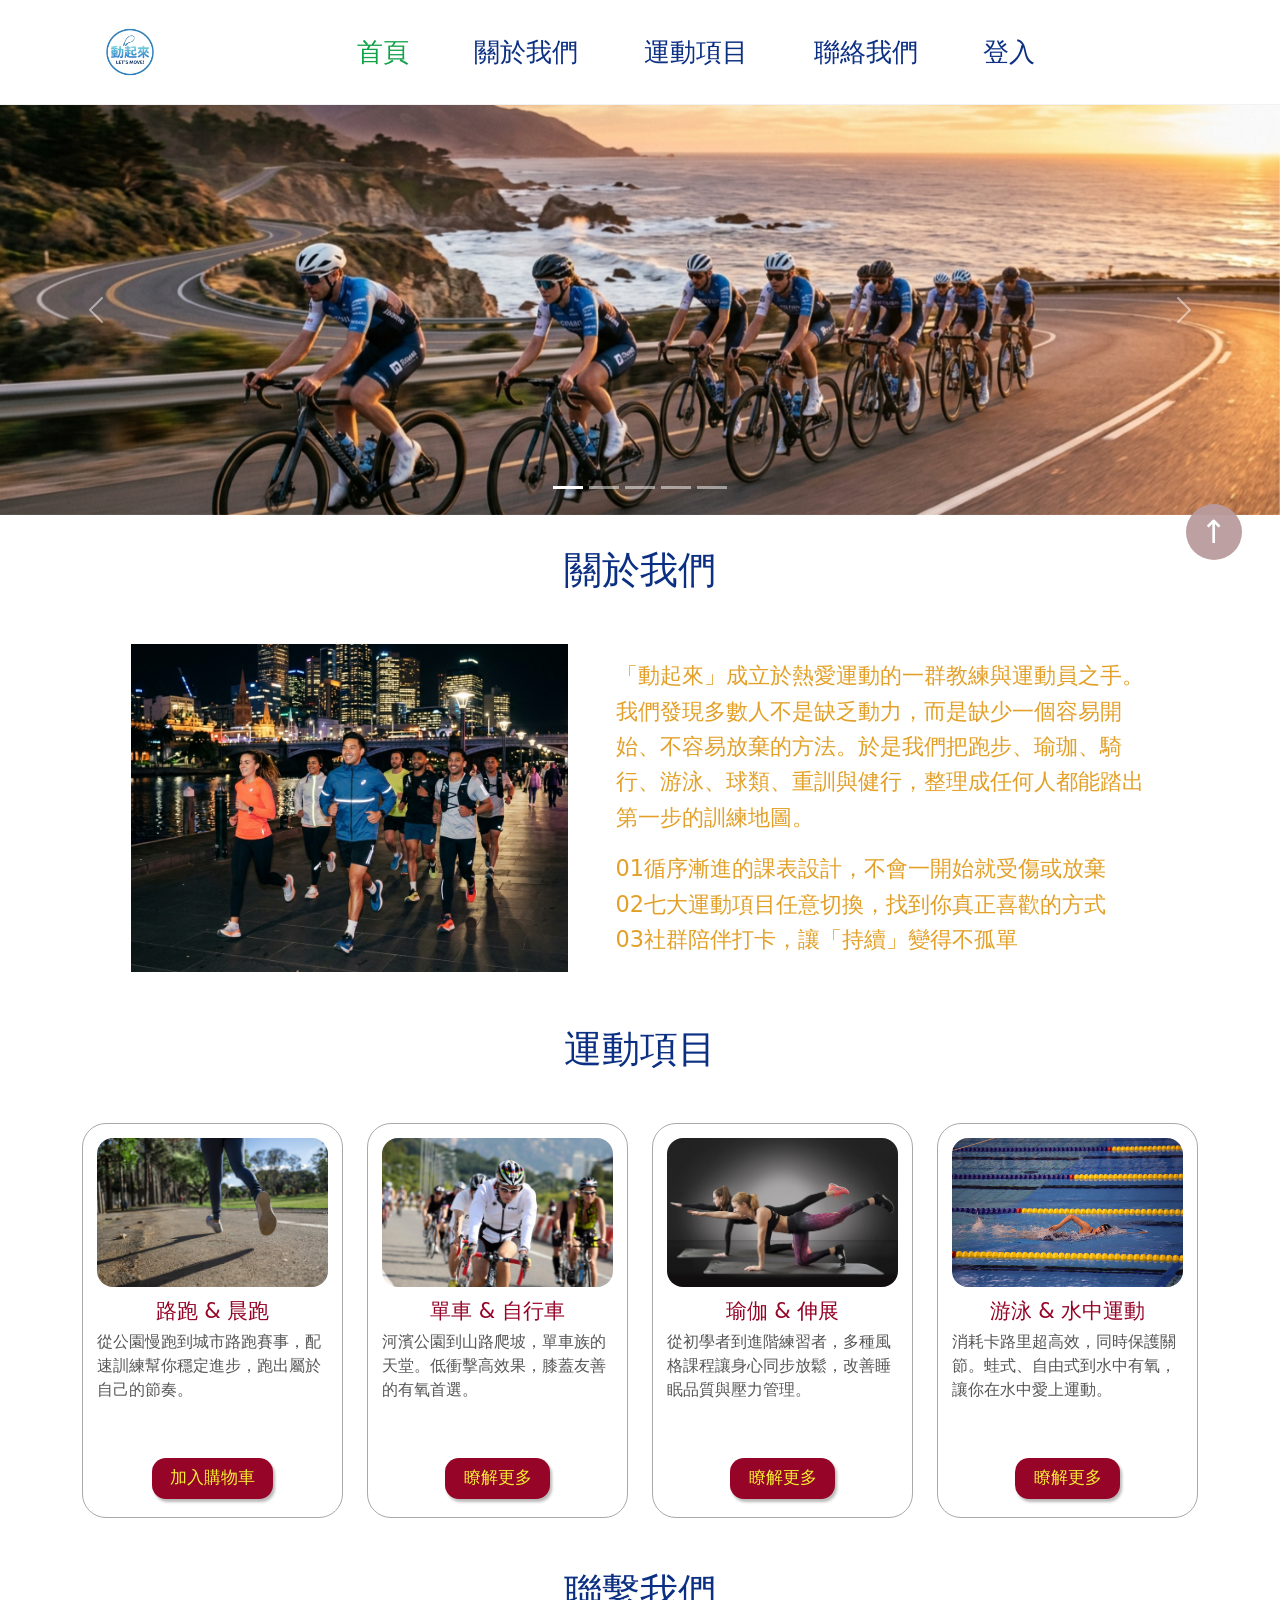
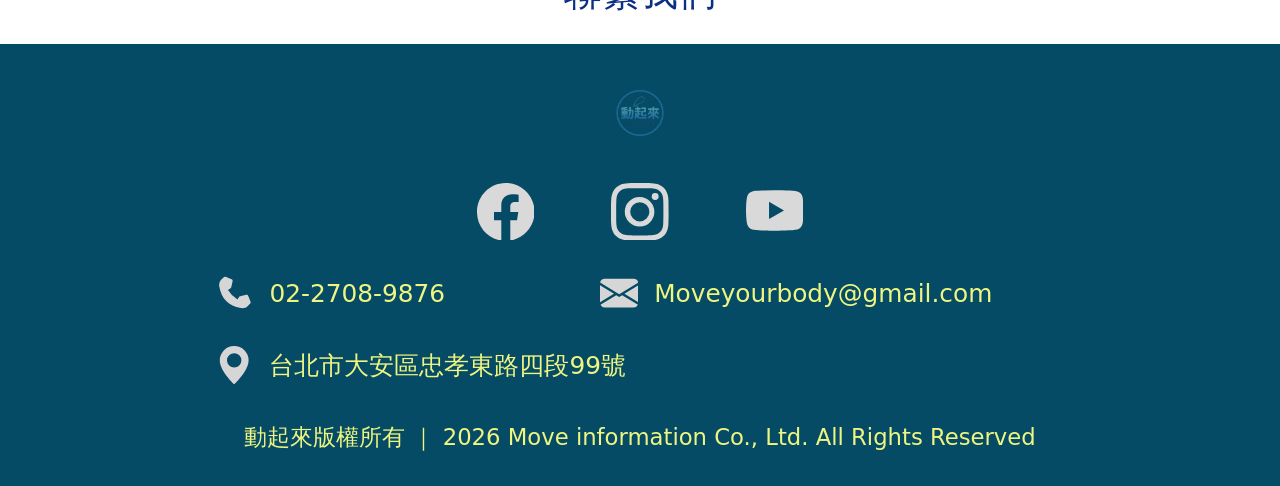
<file: index.html>
<!doctype html>
<html lang="zh-Hant">
<head>
  <meta charset="utf-8">
  <meta name="viewport" content="width=device-width, initial-scale=1">
  <title>動起來 Move Information</title>
  <link href="css/bootstrap.min.css" rel="stylesheet">
  <link href="css/icons.css" rel="stylesheet">
  <link href="css/style.css" rel="stylesheet">
  <!-- 以下為Google Analytics 4 全域頁面瀏覽追蹤 -->
  <script async src="https://www.googletagmanager.com/gtag/js?id=G-KNTMFT83TT"></script>
  <script>
    window.dataLayer = window.dataLayer || [];
    function gtag(){dataLayer.push(arguments);}
    gtag('js', new Date());
    gtag('config', 'G-KNTMFT83TT');
  </script>
  <!-- 以下為Google tag (gtag.js) Google Ads全域頁面瀏覽追蹤-->
  <script async src="https://www.googletagmanager.com/gtag/js?id=AW-18338785507"></script>
  <script>
    window.dataLayer = window.dataLayer || [];
    function gtag(){dataLayer.push(arguments);}
    gtag('js', new Date());

    gtag('config', 'AW-18338785507');
  </script>
</head>
<body id="top">
  <header class="site-header sticky-top">
    <nav class="navbar navbar-expand-lg py-1">
      <div class="container-xl">
        <a class="navbar-brand p-0" href="#top" aria-label="動起來首頁">
          <img class="brand-logo-img" src="images/LOGO去背.png" alt="動起來 LET'S MOVE!">
        </a>
        <button class="navbar-toggler" type="button" data-bs-toggle="collapse" data-bs-target="#mainNav" aria-controls="mainNav" aria-expanded="false" aria-label="開啟選單">
          <span class="navbar-toggler-icon"></span>
        </button>
        <div class="collapse navbar-collapse justify-content-center" id="mainNav">
          <ul class="navbar-nav align-items-lg-center">
            <li class="nav-item"><a class="nav-link active" aria-current="page" href="#top">首頁</a></li>
            <li class="nav-item"><a class="nav-link" href="#about">關於我們</a></li>
            <li class="nav-item"><a class="nav-link" href="#programs">運動項目</a></li>
            <li class="nav-item"><a class="nav-link" href="#contact">聯絡我們</a></li>
            <li class="nav-item"><a class="nav-link" href="#login">登入</a></li>
          </ul>
        </div>
      </div>
    </nav>
  </header>

  <main>
    <section id="heroCarousel" class="carousel slide hero-carousel" data-bs-ride="carousel" aria-label="運動輪播圖">
      <div class="carousel-indicators">
        <button type="button" data-bs-target="#heroCarousel" data-bs-slide-to="0" class="active" aria-current="true" aria-label="第 1 張"></button>
        <button type="button" data-bs-target="#heroCarousel" data-bs-slide-to="1" aria-label="第 2 張"></button>
        <button type="button" data-bs-target="#heroCarousel" data-bs-slide-to="2" aria-label="第 3 張"></button>
        <button type="button" data-bs-target="#heroCarousel" data-bs-slide-to="3" aria-label="第 4 張"></button>
        <button type="button" data-bs-target="#heroCarousel" data-bs-slide-to="4" aria-label="第 5 張"></button>
      </div>
      <div class="carousel-inner">
        <div class="carousel-item active">
          <img src="images/img-3.png" alt="自行車隊沿著海岸公路騎乘">
        </div>
        <div class="carousel-item">
          <img src="images/img-2.png" alt="城市夜跑團隊一起慢跑">
        </div>
        <div class="carousel-item">
          <img src="images/img-4.png" alt="戶外瑜珈團體課程">
        </div>
        <div class="carousel-item">
          <img src="images/img-5.jpg" alt="泳者在泳池中蝶式前進">
        </div>
        <div class="carousel-item">
          <img src="images/img-10.png" alt="健身房重訓與體能訓練">
        </div>
      </div>
      <button class="carousel-control-prev" type="button" data-bs-target="#heroCarousel" data-bs-slide="prev" aria-label="上一張">
        <span class="carousel-control-prev-icon" aria-hidden="true"></span>
      </button>
      <button class="carousel-control-next" type="button" data-bs-target="#heroCarousel" data-bs-slide="next" aria-label="下一張">
        <span class="carousel-control-next-icon" aria-hidden="true"></span>
      </button>
    </section>

    <section class="about-section" id="about">
      <div class="container-xl">
        <h2 class="section-title">關於我們</h2>
        <div class="row justify-content-center align-items-center g-4 g-lg-5">
          <div class="col-lg-5 col-md-6">
            <img class="about-image" src="images/img-2.png" alt="城市夜景旁一起慢跑的人們">
          </div>
          <div class="col-lg-6 col-md-6">
            <div class="about-copy">
              <p>「動起來」成立於熱愛運動的一群教練與運動員之手。我們發現多數人不是缺乏動力，而是缺少一個容易開始、不容易放棄的方法。於是我們把跑步、瑜珈、騎行、游泳、球類、重訓與健行，整理成任何人都能踏出第一步的訓練地圖。</p>
              <p class="mb-0">01循序漸進的課表設計，不會一開始就受傷或放棄<br>02七大運動項目任意切換，找到你真正喜歡的方式<br>03社群陪伴打卡，讓「持續」變得不孤單</p>
            </div>
          </div>
        </div>
      </div>
    </section>

    <section class="program-section" id="programs">
      <div class="container-xl">
        <h2 class="section-title">運動項目</h2>
        <div class="row row-cols-1 row-cols-sm-2 row-cols-lg-4 g-4 justify-content-center">
          <div class="col">
            <article class="program-card card">
              <img src="images/img-1.jpg" alt="跑者在公園道路上跑步">
              <div class="card-body p-0 d-flex flex-column">
                <h3 class="card-title">路跑 &amp; 晨跑</h3>
                <p class="card-text">從公園慢跑到城市路跑賽事，配速訓練幫你穩定進步，跑出屬於自己的節奏。</p>
                <div class="mt-auto text-center"><a id="addToCartBtn" class="btn more-btn" href="#contact">加入購物車</a></div>
              </div>
            </article>
          </div>
          <div class="col">
            <article class="program-card card">
              <img src="images/img7.jpg" alt="自行車選手在戶外道路騎乘">
              <div class="card-body p-0 d-flex flex-column">
                <h3 class="card-title">單車 &amp; 自行車</h3>
                <p class="card-text">河濱公園到山路爬坡，單車族的天堂。低衝擊高效果，膝蓋友善的有氧首選。</p>
                <div class="mt-auto text-center"><a class="btn more-btn" href="#contact">瞭解更多</a></div>
              </div>
            </article>
          </div>
          <div class="col">
            <article class="program-card card">
              <img src="images/img8.jpg" alt="兩人在墊上進行瑜珈伸展訓練">
              <div class="card-body p-0 d-flex flex-column">
                <h3 class="card-title">瑜伽 &amp; 伸展</h3>
                <p class="card-text">從初學者到進階練習者，多種風格課程讓身心同步放鬆，改善睡眠品質與壓力管理。</p>
                <div class="mt-auto text-center"><a class="btn more-btn" href="#contact">瞭解更多</a></div>
              </div>
            </article>
          </div>
          <div class="col">
            <article class="program-card card">
              <img src="images/img9.jpg" alt="泳池中的游泳選手">
              <div class="card-body p-0 d-flex flex-column">
                <h3 class="card-title">游泳 &amp; 水中運動</h3>
                <p class="card-text">消耗卡路里超高效，同時保護關節。蛙式、自由式到水中有氧，讓你在水中愛上運動。</p>
                <div class="mt-auto text-center"><a class="btn more-btn" href="#contact">瞭解更多</a></div>
              </div>
            </article>
          </div>
        </div>
      </div>
    </section>

    <section id="contact" aria-labelledby="contactTitle">
      <h2 class="contact-title" id="contactTitle">聯繫我們</h2>
      <footer class="site-footer">
        <div class="container-xl">
          <img class="footer-logo" src="images/LOGO去背.png" alt="動起來 LET'S MOVE!">

          <div class="socials" aria-label="社群連結">
            <a href="https://www.facebook.com/pcplay/?locale=zh_TW" target="_blank" rel="noopener" aria-label="Facebook">
              <svg class="social-icon" viewBox="0 0 16 16" aria-hidden="true"><path d="M16 8.049c0-4.446-3.582-8.05-8-8.05C3.58 0-.002 3.603-.002 8.05c0 4.017 2.926 7.347 6.75 7.951v-5.625h-2.03V8.05H6.75V6.275c0-2.017 1.195-3.131 3.022-3.131.876 0 1.791.157 1.791.157v1.98h-1.009c-.993 0-1.303.621-1.303 1.258v1.51h2.218l-.354 2.326H9.25V16c3.824-.604 6.75-3.934 6.75-7.951z"/></svg>
            </a>
            <a href="https://www.instagram.com/gjunpc/" target="_blank" rel="noopener" aria-label="Instagram">
              <svg class="social-icon" viewBox="0 0 16 16" aria-hidden="true"><path d="M8 0C5.829 0 5.556.01 4.703.048 3.85.088 3.269.222 2.76.42a3.917 3.917 0 0 0-1.417.923A3.927 3.927 0 0 0 .42 2.76C.222 3.268.087 3.85.048 4.7.01 5.555 0 5.827 0 8.001c0 2.172.01 2.444.048 3.297.04.852.174 1.433.372 1.942.205.526.478.972.923 1.417.444.445.89.719 1.416.923.51.198 1.09.333 1.942.372C5.555 15.99 5.827 16 8 16s2.444-.01 3.298-.048c.851-.04 1.434-.174 1.943-.372a3.916 3.916 0 0 0 1.416-.923c.445-.445.718-.891.923-1.417.197-.509.332-1.09.372-1.942C15.99 10.445 16 10.173 16 8s-.01-2.445-.048-3.299c-.04-.851-.175-1.433-.372-1.941a3.926 3.926 0 0 0-.923-1.417A3.911 3.911 0 0 0 13.24.42c-.51-.198-1.092-.333-1.943-.372C10.443.01 10.172 0 7.998 0h.003zm-.717 1.442h.718c2.136 0 2.389.007 3.232.046.78.035 1.204.166 1.486.275.373.145.64.319.92.599.28.28.453.546.598.92.11.281.24.705.275 1.485.039.843.047 1.096.047 3.231s-.008 2.389-.047 3.232c-.035.78-.166 1.203-.275 1.485a2.47 2.47 0 0 1-.599.919c-.28.28-.546.453-.92.598-.28.11-.704.24-1.485.276-.843.038-1.096.047-3.232.047s-2.39-.009-3.233-.047c-.78-.036-1.203-.166-1.485-.276a2.478 2.478 0 0 1-.92-.598 2.48 2.48 0 0 1-.6-.92c-.109-.281-.24-.705-.275-1.485-.038-.843-.046-1.096-.046-3.233 0-2.136.008-2.388.046-3.231.036-.78.166-1.204.276-1.486.145-.373.319-.64.599-.92.28-.28.546-.453.92-.598.282-.11.705-.24 1.485-.276.738-.034 1.024-.044 2.515-.045v.002zm4.988 1.328a.96.96 0 1 0 0 1.92.96.96 0 0 0 0-1.92zm-4.27 1.122a4.109 4.109 0 1 0 0 8.217 4.109 4.109 0 0 0 0-8.217zm0 1.441a2.667 2.667 0 1 1 0 5.334 2.667 2.667 0 0 1 0-5.334z"/></svg>
            </a>
            <a href="https://www.youtube.com/user/GjunChannel" target="_blank" rel="noopener" aria-label="YouTube">
              <svg class="social-icon" viewBox="0 0 16 16" aria-hidden="true"><path d="M8.051 1.999h.089c.822.003 4.987.033 6.11.335a2.01 2.01 0 0 1 1.415 1.42c.101.38.172.883.22 1.402l.01.104.022.26.008.104c.065.914.073 1.77.074 1.957v.075c-.001.194-.01 1.108-.082 2.06l-.008.105-.009.104c-.05.572-.124 1.14-.235 1.558a2.007 2.007 0 0 1-1.415 1.42c-1.16.312-5.569.334-6.18.335h-.142c-.309 0-1.587-.006-2.927-.052l-.17-.006-.087-.004-.171-.007-.171-.007c-1.11-.049-2.167-.128-2.654-.26a2.007 2.007 0 0 1-1.415-1.419c-.111-.417-.185-.986-.235-1.558L.09 9.82l-.008-.104A31.4 31.4 0 0 1 0 7.68v-.123c.002-.215.01-.958.064-1.778l.007-.103.003-.052.008-.104.022-.26.01-.104c.048-.519.119-1.023.22-1.402a2.007 2.007 0 0 1 1.415-1.42c.487-.13 1.544-.21 2.654-.26l.17-.007.172-.006.086-.003.171-.007A99.788 99.788 0 0 1 7.858 2h.193zM6.4 5.209v4.818l4.157-2.408L6.4 5.209z"/></svg>
            </a>
          </div>

          <div class="info-row">
            <div class="info-item">
              <svg class="info-icon" aria-hidden="true" viewBox="0 0 16 16">
                <path d="M3.654 1.328a.678.678 0 0 1 .736-.157l2.522 1.008c.329.132.51.482.431.827l-.572 2.503a.678.678 0 0 1-.282.415l-1.082.721a11.72 11.72 0 0 0 3.948 3.948l.721-1.082a.678.678 0 0 1 .415-.282l2.503-.572a.678.678 0 0 1 .827.431l1.008 2.522a.678.678 0 0 1-.157.736l-1.101 1.101c-.728.728-1.818.947-2.828.77C5.612 13.32 2.68 10.388 1.782 5.261c-.177-1.01.042-2.1.77-2.828l1.102-1.105z"/>
              </svg>
              <span>02-2708-9876</span>
            </div>
            <div class="info-item">
              <svg class="info-icon" aria-hidden="true" viewBox="0 0 16 16">
                <path d="M.05 3.555A2 2 0 0 1 2 2h12a2 2 0 0 1 1.95 1.555L8 8.414.05 3.555z"/>
                <path d="M0 4.697v7.104l5.803-3.558L0 4.697zM6.761 8.83l-6.57 4.027A2 2 0 0 0 2 14h12a2 2 0 0 0 1.808-1.143L9.238 8.83 8 9.586 6.761 8.83zM10.197 8.243 16 11.801V4.697l-5.803 3.546z"/>
              </svg>
              <span>Moveyourbody@gmail.com</span>
            </div>
          </div>

          <div class="address-row info-item">
            <svg class="info-icon" aria-hidden="true" viewBox="0 0 16 16">
              <path d="M8 16s6-5.686 6-10A6 6 0 0 0 2 6c0 4.314 6 10 6 10zm0-7a3 3 0 1 1 0-6 3 3 0 0 1 0 6z"/>
            </svg>
            <span>台北市大安區忠孝東路四段99號</span>
          </div>

          <div class="copyright">動起來版權所有 ｜ 2026 Move information Co., Ltd. All Rights Reserved</div>
        </div>
      </footer>
    </section>
  </main>

  <a class="back-top" href="#top" aria-label="回到頂部">↑</a>

  <script src="js/bootstrap.bundle.min.js"></script>
  <script src="js/main.js"></script>
</body>
</html>
</file>
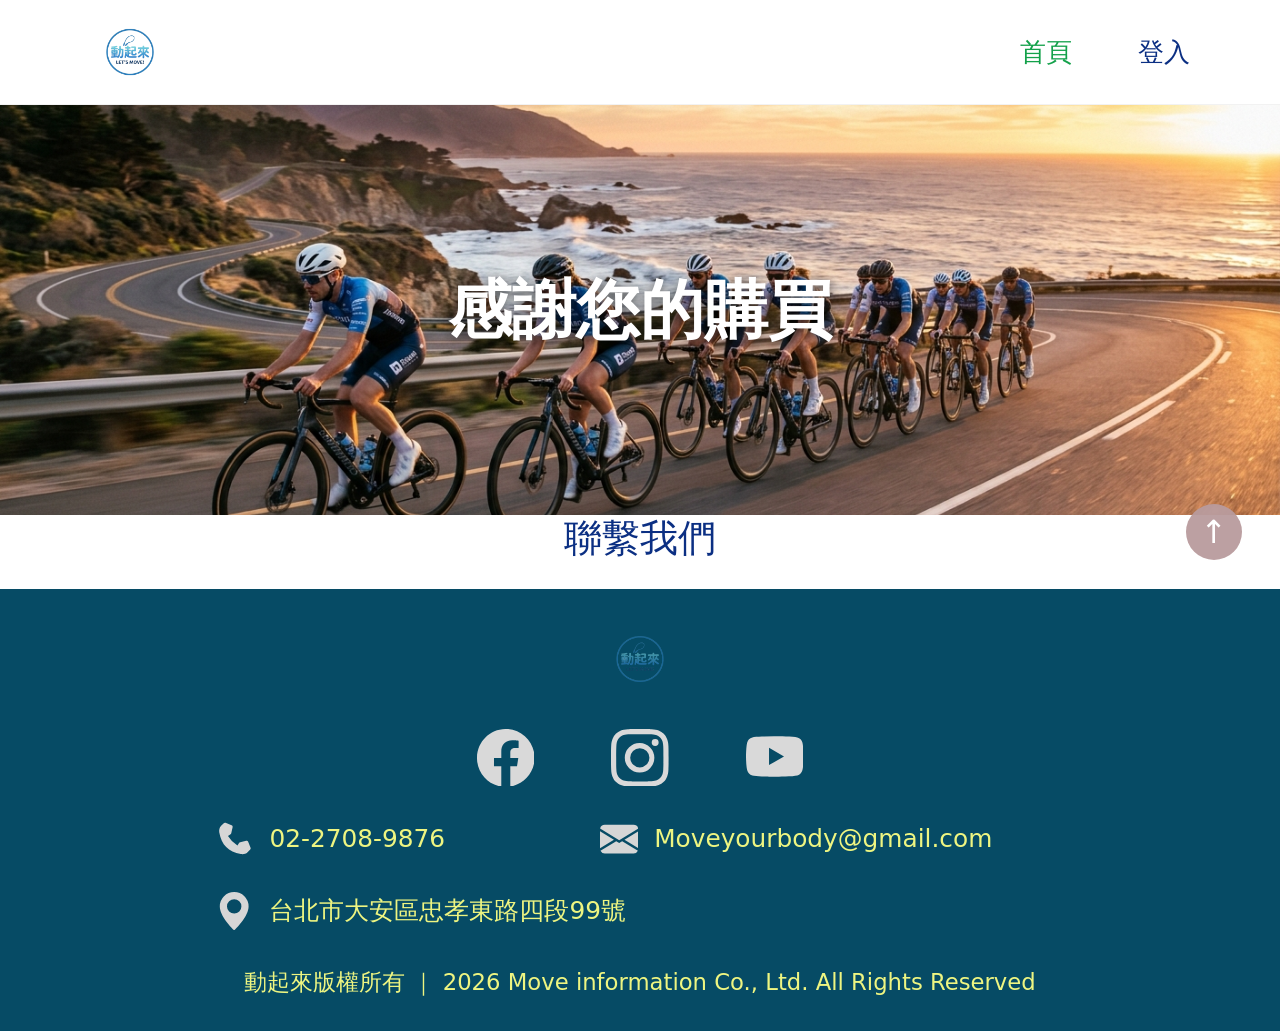
<file: goal.html>
<!doctype html>
<html lang="zh-Hant">
<head>
  <meta charset="utf-8">
  <meta name="viewport" content="width=device-width, initial-scale=1">
  <title>動起來 Move Information</title>
  <link href="css/bootstrap.min.css" rel="stylesheet">
  <link href="css/icons.css" rel="stylesheet">
  <link href="css/style.css" rel="stylesheet">
  <!-- Google Analytics 4 全域頁面瀏覽追蹤 -->
  <script async src="https://www.googletagmanager.com/gtag/js?id=G-KNTMFT83TT"></script>
  <script>
    window.dataLayer = window.dataLayer || [];
    function gtag(){dataLayer.push(arguments);}
    gtag('js', new Date());
    gtag('config', 'G-KNTMFT83TT');
  </script>
  <!-- 以下為Google tag (gtag.js) Google Ads全域頁面瀏覽追蹤-->
  <script async src="https://www.googletagmanager.com/gtag/js?id=AW-18338785507"></script>
  <script>
    window.dataLayer = window.dataLayer || [];
    function gtag(){dataLayer.push(arguments);}
    gtag('js', new Date());

    gtag('config', 'AW-18338785507');
  </script>
</head>
<body id="top">
  <header class="site-header sticky-top">
    <nav class="navbar navbar-expand-lg py-1">
      <div class="container-xl">
        <a class="navbar-brand p-0" href="index.html" aria-label="動起來首頁">
          <img class="brand-logo-img" src="images/LOGO去背.png" alt="動起來 LET'S MOVE!">
        </a>
        <button class="navbar-toggler" type="button" data-bs-toggle="collapse" data-bs-target="#mainNav" aria-controls="mainNav" aria-expanded="false" aria-label="開啟選單">
          <span class="navbar-toggler-icon"></span>
        </button>
        <div class="collapse navbar-collapse justify-content-end" id="mainNav">
          <ul class="navbar-nav align-items-lg-center">
            <li class="nav-item"><a class="nav-link active" aria-current="page" href="index.html">首頁</a></li>
            <li class="nav-item"><a class="nav-link" href="#login">登入</a></li>
          </ul>
        </div>
      </div>
    </nav>
  </header>

  <main>
    <section id="heroCarousel" class="carousel slide hero-carousel" data-bs-ride="carousel" aria-label="運動輪播圖">
      <div class="carousel-inner">
        <div class="carousel-item active">
          <img src="images/img-3.png" alt="自行車隊沿著海岸公路騎乘">
          <div class="carousel-caption thank-you-caption">
            <h3>感謝您的購買</h3>
          </div>
        </div>
      </div>
    </section>

    <section id="contact" aria-labelledby="contactTitle">
      <h2 class="contact-title" id="contactTitle">聯繫我們</h2>
      <footer class="site-footer">
        <div class="container-xl">
          <img class="footer-logo" src="images/LOGO去背.png" alt="動起來 LET'S MOVE!">

          <div class="socials" aria-label="社群連結">
            <a href="https://www.facebook.com/pcplay/?locale=zh_TW" target="_blank" rel="noopener" aria-label="Facebook">
              <svg class="social-icon" viewBox="0 0 16 16" aria-hidden="true"><path d="M16 8.049c0-4.446-3.582-8.05-8-8.05C3.58 0-.002 3.603-.002 8.05c0 4.017 2.926 7.347 6.75 7.951v-5.625h-2.03V8.05H6.75V6.275c0-2.017 1.195-3.131 3.022-3.131.876 0 1.791.157 1.791.157v1.98h-1.009c-.993 0-1.303.621-1.303 1.258v1.51h2.218l-.354 2.326H9.25V16c3.824-.604 6.75-3.934 6.75-7.951z"/></svg>
            </a>
            <a href="https://www.instagram.com/gjunpc/" target="_blank" rel="noopener" aria-label="Instagram">
              <svg class="social-icon" viewBox="0 0 16 16" aria-hidden="true"><path d="M8 0C5.829 0 5.556.01 4.703.048 3.85.088 3.269.222 2.76.42a3.917 3.917 0 0 0-1.417.923A3.927 3.927 0 0 0 .42 2.76C.222 3.268.087 3.85.048 4.7.01 5.555 0 5.827 0 8.001c0 2.172.01 2.444.048 3.297.04.852.174 1.433.372 1.942.205.526.478.972.923 1.417.444.445.89.719 1.416.923.51.198 1.09.333 1.942.372C5.555 15.99 5.827 16 8 16s2.444-.01 3.298-.048c.851-.04 1.434-.174 1.943-.372a3.916 3.916 0 0 0 1.416-.923c.445-.445.718-.891.923-1.417.197-.509.332-1.09.372-1.942C15.99 10.445 16 10.173 16 8s-.01-2.445-.048-3.299c-.04-.851-.175-1.433-.372-1.941a3.926 3.926 0 0 0-.923-1.417A3.911 3.911 0 0 0 13.24.42c-.51-.198-1.092-.333-1.943-.372C10.443.01 10.172 0 7.998 0h.003zm-.717 1.442h.718c2.136 0 2.389.007 3.232.046.78.035 1.204.166 1.486.275.373.145.64.319.92.599.28.28.453.546.598.92.11.281.24.705.275 1.485.039.843.047 1.096.047 3.231s-.008 2.389-.047 3.232c-.035.78-.166 1.203-.275 1.485a2.47 2.47 0 0 1-.599.919c-.28.28-.546.453-.92.598-.28.11-.704.24-1.485.276-.843.038-1.096.047-3.232.047s-2.39-.009-3.233-.047c-.78-.036-1.203-.166-1.485-.276a2.478 2.478 0 0 1-.92-.598 2.48 2.48 0 0 1-.6-.92c-.109-.281-.24-.705-.275-1.485-.038-.843-.046-1.096-.046-3.233 0-2.136.008-2.388.046-3.231.036-.78.166-1.204.276-1.486.145-.373.319-.64.599-.92.28-.28.546-.453.92-.598.282-.11.705-.24 1.485-.276.738-.034 1.024-.044 2.515-.045v.002zm4.988 1.328a.96.96 0 1 0 0 1.92.96.96 0 0 0 0-1.92zm-4.27 1.122a4.109 4.109 0 1 0 0 8.217 4.109 4.109 0 0 0 0-8.217zm0 1.441a2.667 2.667 0 1 1 0 5.334 2.667 2.667 0 0 1 0-5.334z"/></svg>
            </a>
            <a href="https://www.youtube.com/user/GjunChannel" target="_blank" rel="noopener" aria-label="YouTube">
              <svg class="social-icon" viewBox="0 0 16 16" aria-hidden="true"><path d="M8.051 1.999h.089c.822.003 4.987.033 6.11.335a2.01 2.01 0 0 1 1.415 1.42c.101.38.172.883.22 1.402l.01.104.022.26.008.104c.065.914.073 1.77.074 1.957v.075c-.001.194-.01 1.108-.082 2.06l-.008.105-.009.104c-.05.572-.124 1.14-.235 1.558a2.007 2.007 0 0 1-1.415 1.42c-1.16.312-5.569.334-6.18.335h-.142c-.309 0-1.587-.006-2.927-.052l-.17-.006-.087-.004-.171-.007-.171-.007c-1.11-.049-2.167-.128-2.654-.26a2.007 2.007 0 0 1-1.415-1.419c-.111-.417-.185-.986-.235-1.558L.09 9.82l-.008-.104A31.4 31.4 0 0 1 0 7.68v-.123c.002-.215.01-.958.064-1.778l.007-.103.003-.052.008-.104.022-.26.01-.104c.048-.519.119-1.023.22-1.402a2.007 2.007 0 0 1 1.415-1.42c.487-.13 1.544-.21 2.654-.26l.17-.007.172-.006.086-.003.171-.007A99.788 99.788 0 0 1 7.858 2h.193zM6.4 5.209v4.818l4.157-2.408L6.4 5.209z"/></svg>
            </a>
          </div>

          <div class="info-row">
            <div class="info-item">
              <svg class="info-icon" aria-hidden="true" viewBox="0 0 16 16">
                <path d="M3.654 1.328a.678.678 0 0 1 .736-.157l2.522 1.008c.329.132.51.482.431.827l-.572 2.503a.678.678 0 0 1-.282.415l-1.082.721a11.72 11.72 0 0 0 3.948 3.948l.721-1.082a.678.678 0 0 1 .415-.282l2.503-.572a.678.678 0 0 1 .827.431l1.008 2.522a.678.678 0 0 1-.157.736l-1.101 1.101c-.728.728-1.818.947-2.828.77C5.612 13.32 2.68 10.388 1.782 5.261c-.177-1.01.042-2.1.77-2.828l1.102-1.105z"/>
              </svg>
              <span>02-2708-9876</span>
            </div>
            <div class="info-item">
              <svg class="info-icon" aria-hidden="true" viewBox="0 0 16 16">
                <path d="M.05 3.555A2 2 0 0 1 2 2h12a2 2 0 0 1 1.95 1.555L8 8.414.05 3.555z"/>
                <path d="M0 4.697v7.104l5.803-3.558L0 4.697zM6.761 8.83l-6.57 4.027A2 2 0 0 0 2 14h12a2 2 0 0 0 1.808-1.143L9.238 8.83 8 9.586 6.761 8.83zM10.197 8.243 16 11.801V4.697l-5.803 3.546z"/>
              </svg>
              <span>Moveyourbody@gmail.com</span>
            </div>
          </div>

          <div class="address-row info-item">
            <svg class="info-icon" aria-hidden="true" viewBox="0 0 16 16">
              <path d="M8 16s6-5.686 6-10A6 6 0 0 0 2 6c0 4.314 6 10 6 10zm0-7a3 3 0 1 1 0-6 3 3 0 0 1 0 6z"/>
            </svg>
            <span>台北市大安區忠孝東路四段99號</span>
          </div>

          <div class="copyright">動起來版權所有 ｜ 2026 Move information Co., Ltd. All Rights Reserved</div>
        </div>
      </footer>
    </section>
  </main>

  <a class="back-top" href="#top" aria-label="回到頂部">↑</a>

  <script src="js/bootstrap.bundle.min.js"></script>
  <script src="js/main.js"></script>
</body>
</html>
</file>
<file: css/icons.css>
/* ==========================================
   icons.css — SVG 圖示獨立樣式
   供所有頁面共用引用
   ========================================== */

/* 社群媒體圖示列 */
.socials {
  display: flex;
  justify-content: center;
  gap: clamp(2rem, 6vw, 4.8rem);
  margin-bottom: 2.1rem;
}

.socials a {
  color: #d9d9d9;
  line-height: 1;
  transition: color .2s ease;
  text-decoration: none;
  display: inline-flex;
  align-items: center;
}

.socials a:hover {
  color: #fff;
}

.social-icon {
  width: clamp(2.4rem, 4.5vw, 3.6rem);
  height: clamp(2.4rem, 4.5vw, 3.6rem);
  fill: currentColor;
  display: block;
}

/* 頁尾聯絡資訊圖示 */
.info-icon {
  color: #d6d6d6;
  width: clamp(1.8rem, 3vw, 2.6rem);
  height: clamp(1.8rem, 3vw, 2.6rem);
  flex: 0 0 auto;
  fill: currentColor;
}
</file>
<file: css/style.css>
:root {
  --move-blue: #0b2f83;
  --move-green: #13a14a;
  --move-gold: #e3a028;
  --move-red: #960427;
  --footer-blue: #064b65;
  --soft-gray: #d7d7d7;
  --footer-text: #eef581;
}

body {
  font-family: "Noto Sans TC", "Microsoft JhengHei", system-ui, sans-serif;
  color: #333;
  background: #fff;
  font-weight: 400;
}

.site-header {
  background: #fff;
  min-height: 104px;
  border-bottom: 1px solid rgba(0, 0, 0, .05);
}

.brand-logo {
  width: 96px;
  height: 96px;
  border: 3px solid #4e95bd;
  border-radius: 50%;
  color: #3d8bb8;
  line-height: 1;
  display: grid;
  place-items: center;
  text-align: center;
  font-weight: 400;
  letter-spacing: 0;
}

.brand-logo .logo-script {
  font-family: Georgia, serif;
  font-size: 34px;
  font-weight: 400;
  line-height: .65;
  transform: rotate(-12deg);
  opacity: .75;
}

.brand-logo .logo-main {
  font-size: 27px;
  margin-top: -6px;
}

.brand-logo .logo-sub {
  font-size: 9px;
  color: #1d385f;
  margin-top: 4px;
}

.brand-logo-img {
  width: 96px;
  height: 96px;
  object-fit: contain;
  display: block;
}

.navbar-nav {
  gap: clamp(1rem, 4vw, 3.1rem);
}

.navbar .nav-link {
  color: var(--move-blue);
  font-size: clamp(1.15rem, 2.1vw, 1.62rem);
  font-weight: 400;
  padding: .5rem 0;
  white-space: nowrap;
}

.navbar .nav-link.active,
.navbar .nav-link:hover {
  color: var(--move-green);
}

.hero-carousel .carousel-item img {
  width: 100%;
  height: clamp(280px, 32vw, 440px);
  object-fit: cover;
  object-position: center;
}

.hero-carousel .carousel-item {
  position: relative;
}

.hero-carousel .carousel-caption.thank-you-caption {
  position: absolute;
  top: 50%;
  left: 50%;
  right: auto;
  bottom: auto;
  transform: translate(-50%, -50%);
  width: 100%;
  padding: 0;
}

.hero-carousel .carousel-caption.thank-you-caption h3 {
  margin: 0;
  font-size: clamp(2rem, 6vw, 4rem);
  font-weight: 700;
  color: #fff;
  text-shadow: 0 2px 12px rgba(0, 0, 0, 0.65);
}

.section-title {
  color: var(--move-blue);
  font-weight: 400;
  font-size: clamp(2rem, 3vw, 2.55rem);
  letter-spacing: 0;
  text-align: center;
  margin-bottom: clamp(2rem, 4vw, 3.8rem);
}

.about-section {
  padding: 2rem 0 3.4rem;
}

.about-image {
  width: 100%;
  aspect-ratio: 4 / 3;
  object-fit: cover;
}

.about-copy {
  color: var(--move-gold);
  font-size: clamp(1.08rem, 1.75vw, 1.42rem);
  line-height: 1.58;
  font-weight: 400;
}

.program-section {
  padding-bottom: 3.2rem;
}

.program-card {
  border: 1px solid #a9a9a9;
  border-radius: 24px;
  padding: 14px 14px 18px;
  height: 100%;
  box-shadow: none;
  overflow: hidden;
  background: #fff;
}

.program-card img {
  width: 100%;
  aspect-ratio: 1.55 / 1;
  object-fit: cover;
  border-radius: 16px;
  margin-bottom: .65rem;
}

.program-card .card-title {
  color: var(--move-red);
  font-size: clamp(1.18rem, 1.65vw, 1.45rem);
  font-weight: 400;
  text-align: center;
  margin-bottom: .45rem;
}

.program-card .card-text {
  color: #565656;
  line-height: 1.48;
  font-size: 1rem;
  font-weight: 400;
  min-height: 7rem;
}

.more-btn {
  background: var(--move-red);
  border: 0;
  color: #f8ee33;
  font-size: 1.08rem;
  font-weight: 400;
  border-radius: 14px;
  padding: .45rem 1.15rem;
  box-shadow: 2px 3px 3px rgba(0, 0, 0, .28);
}

.more-btn:hover,
.more-btn:focus {
  background: #77001d;
  color: #fff56b;
}

.contact-title {
  color: var(--move-blue);
  font-size: clamp(2rem, 3vw, 2.5rem);
  font-weight: 400;
  text-align: center;
  margin-bottom: 1.8rem;
}

.site-footer {
  background: var(--footer-blue);
  color: var(--footer-text);
  padding: 1.1rem 0 2rem;
  font-size: clamp(1.05rem, 2vw, 1.55rem);
  font-weight: 400;
}

.footer-logo {
  width: 104px;
  height: 104px;
  opacity: .55;
  margin: 0 auto 1.1rem;
  object-fit: contain;
  display: block;
  border-color: #6bb1d1;
  color: #79bbdb;
  transform: scale(.92);
}

.info-row {
  display: grid;
  grid-template-columns: minmax(0, 1fr) minmax(0, 1.45fr);
  gap: 1.7rem 4rem;
  align-items: center;
  max-width: 850px;
  margin: 0 auto 2.1rem;
}

.info-item {
  display: flex;
  align-items: center;
  gap: 1rem;
  min-width: 0;
}

.info-item span {
  overflow-wrap: anywhere;
}

.address-row {
  max-width: 850px;
  margin: 0 auto 2.2rem;
}

.copyright {
  text-align: center;
  font-size: clamp(1rem, 1.8vw, 1.42rem);
  line-height: 1.5;
}

.back-top {
  position: fixed;
  right: clamp(1rem, 3vw, 2.5rem);
  top: 56%;
  width: 56px;
  height: 56px;
  border-radius: 50%;
  background: #b99b9d;
  color: #fff;
  display: grid;
  place-items: center;
  text-decoration: none;
  font-size: 2rem;
  z-index: 20;
  opacity: .95;
}

.back-top:hover {
  color: #fff;
  background: #a47f82;
}

@media (max-width: 991.98px) {
  .site-header { min-height: auto; }
  .brand-logo { width: 76px; height: 76px; }
  .brand-logo-img { width: 76px; height: 76px; }
  .brand-logo .logo-script { font-size: 27px; }
  .brand-logo .logo-main { font-size: 21px; }
  .navbar-nav { gap: .25rem; padding: 1rem 0; }
  .about-section { padding-top: 1.5rem; }
  .program-card .card-text { min-height: auto; }
  .info-row { grid-template-columns: 1fr; max-width: 520px; gap: 1.2rem; }
  .address-row { max-width: 520px; }
}

@media (max-width: 575.98px) {
  .hero-carousel .carousel-item img { height: 235px; }
  .program-card { border-radius: 18px; }
  .back-top { width: 46px; height: 46px; font-size: 1.6rem; }
  .site-footer { text-align: left; }
  .copyright { text-align: left; }
}
</file>
